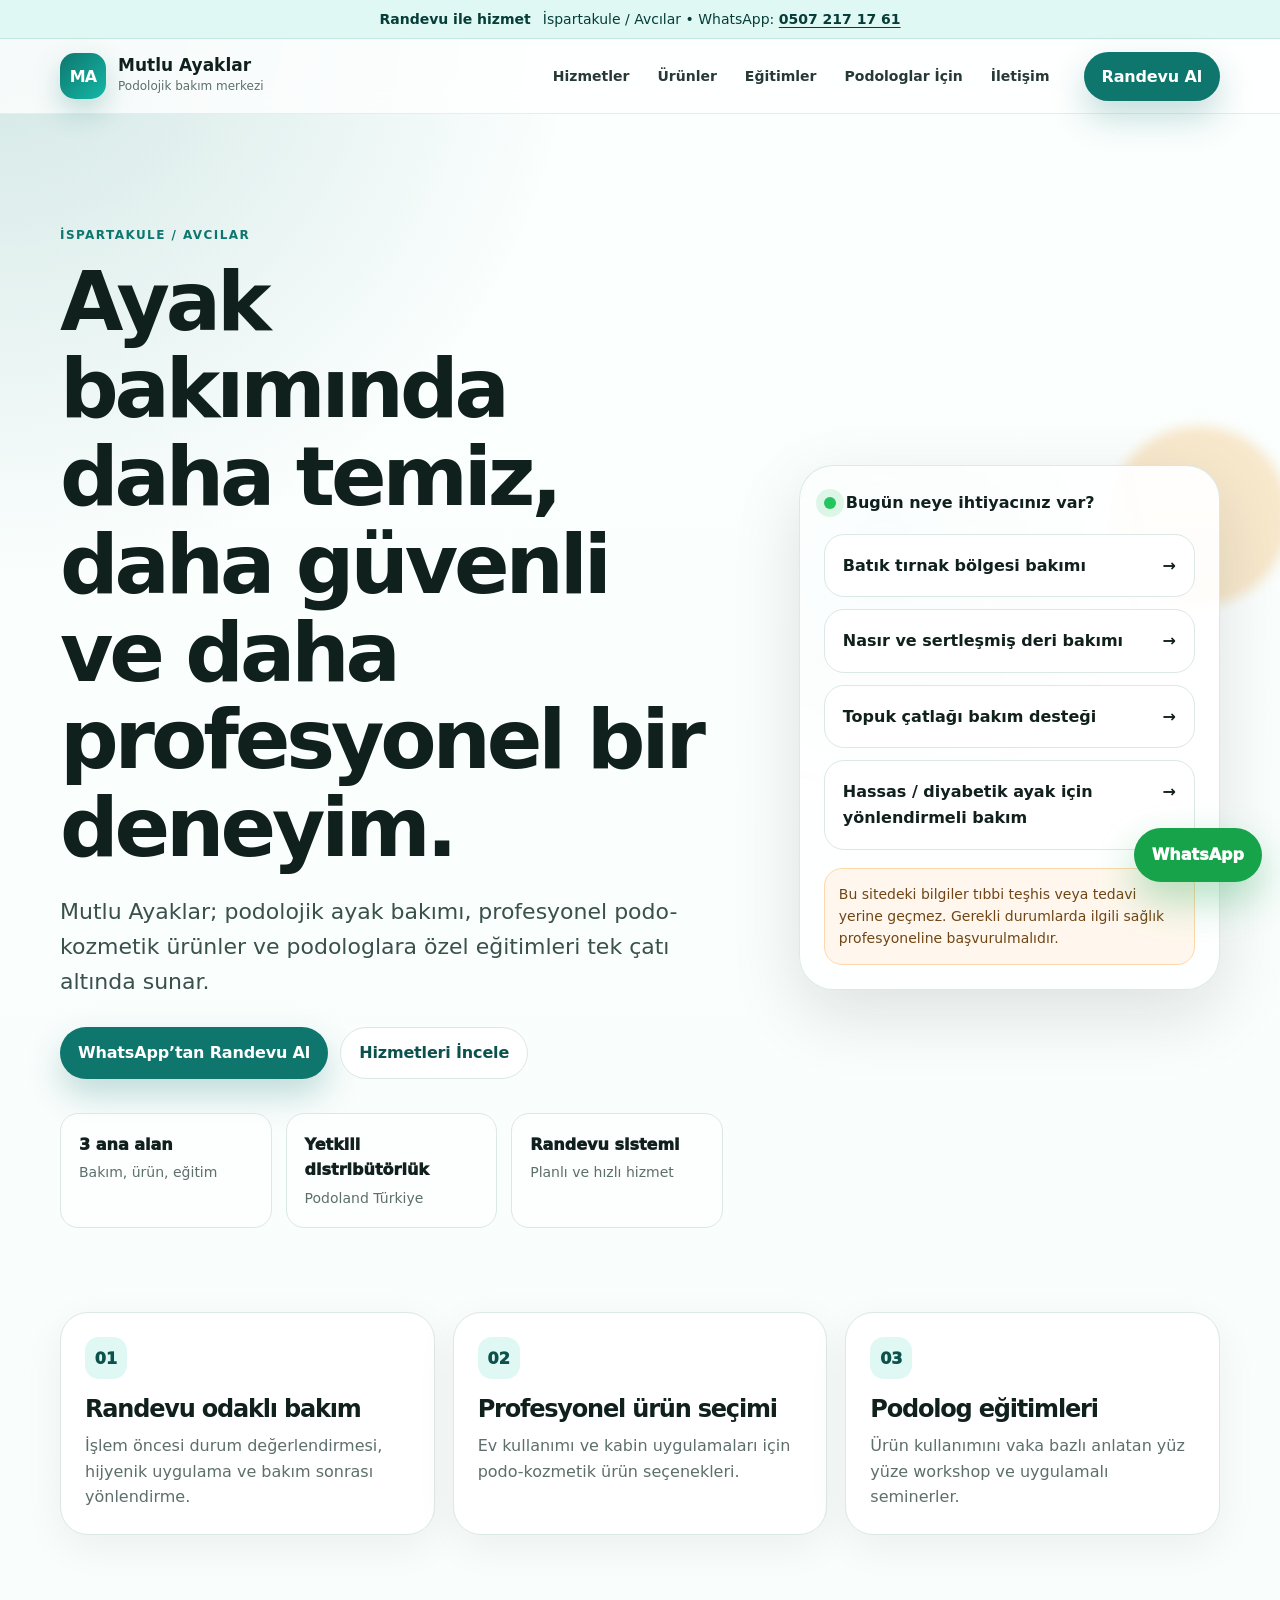
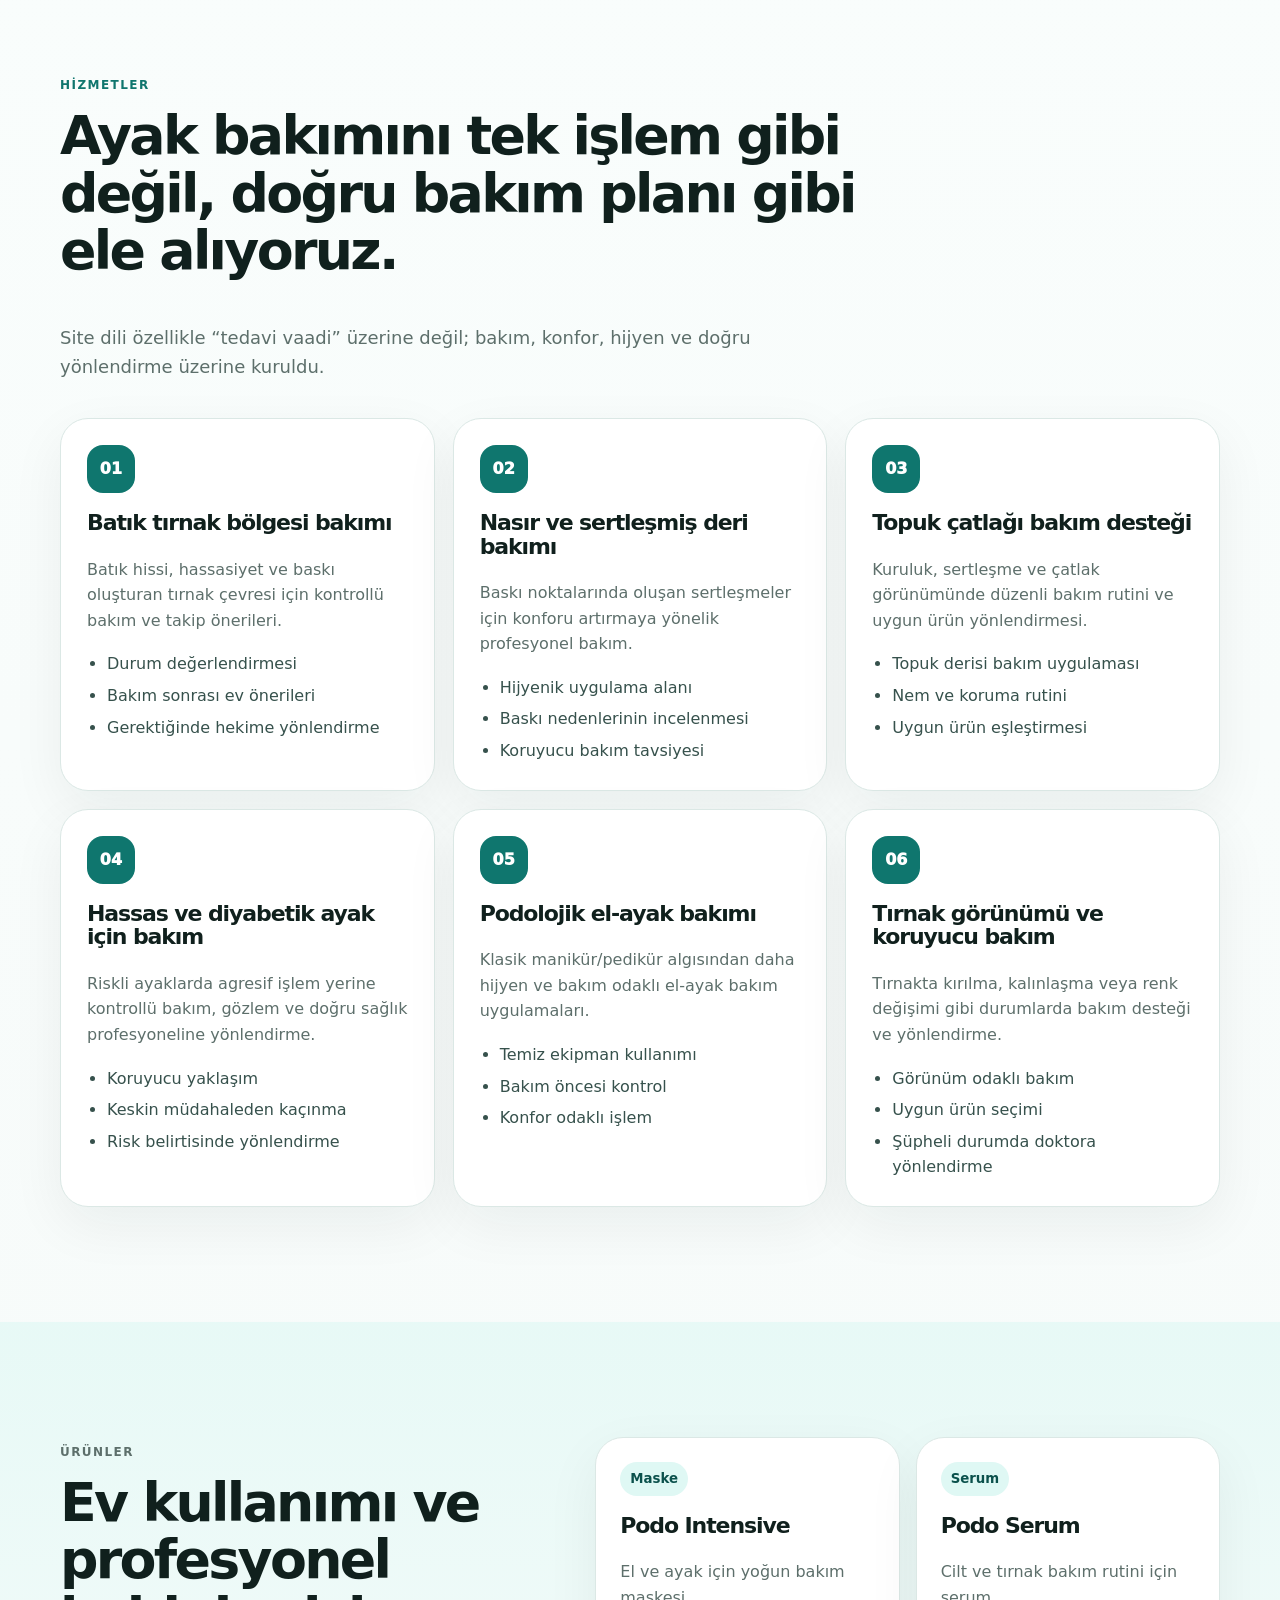
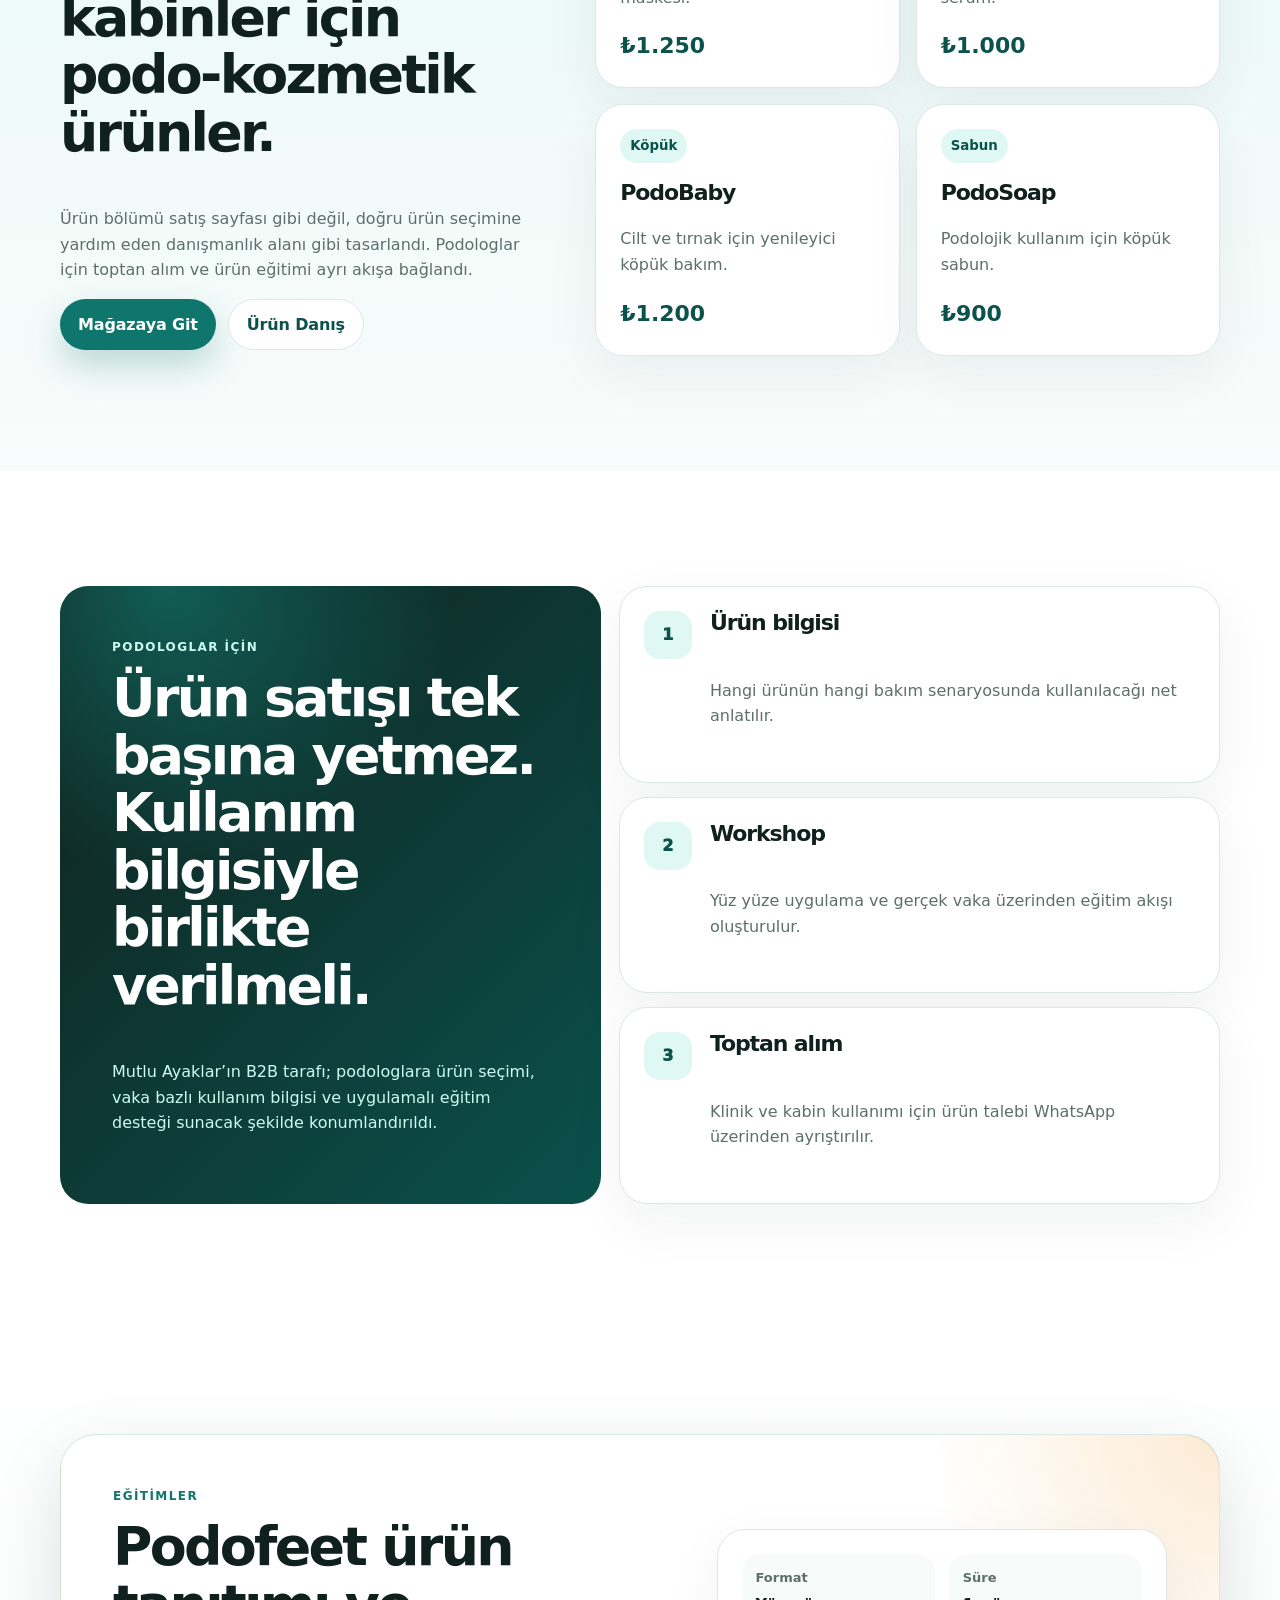
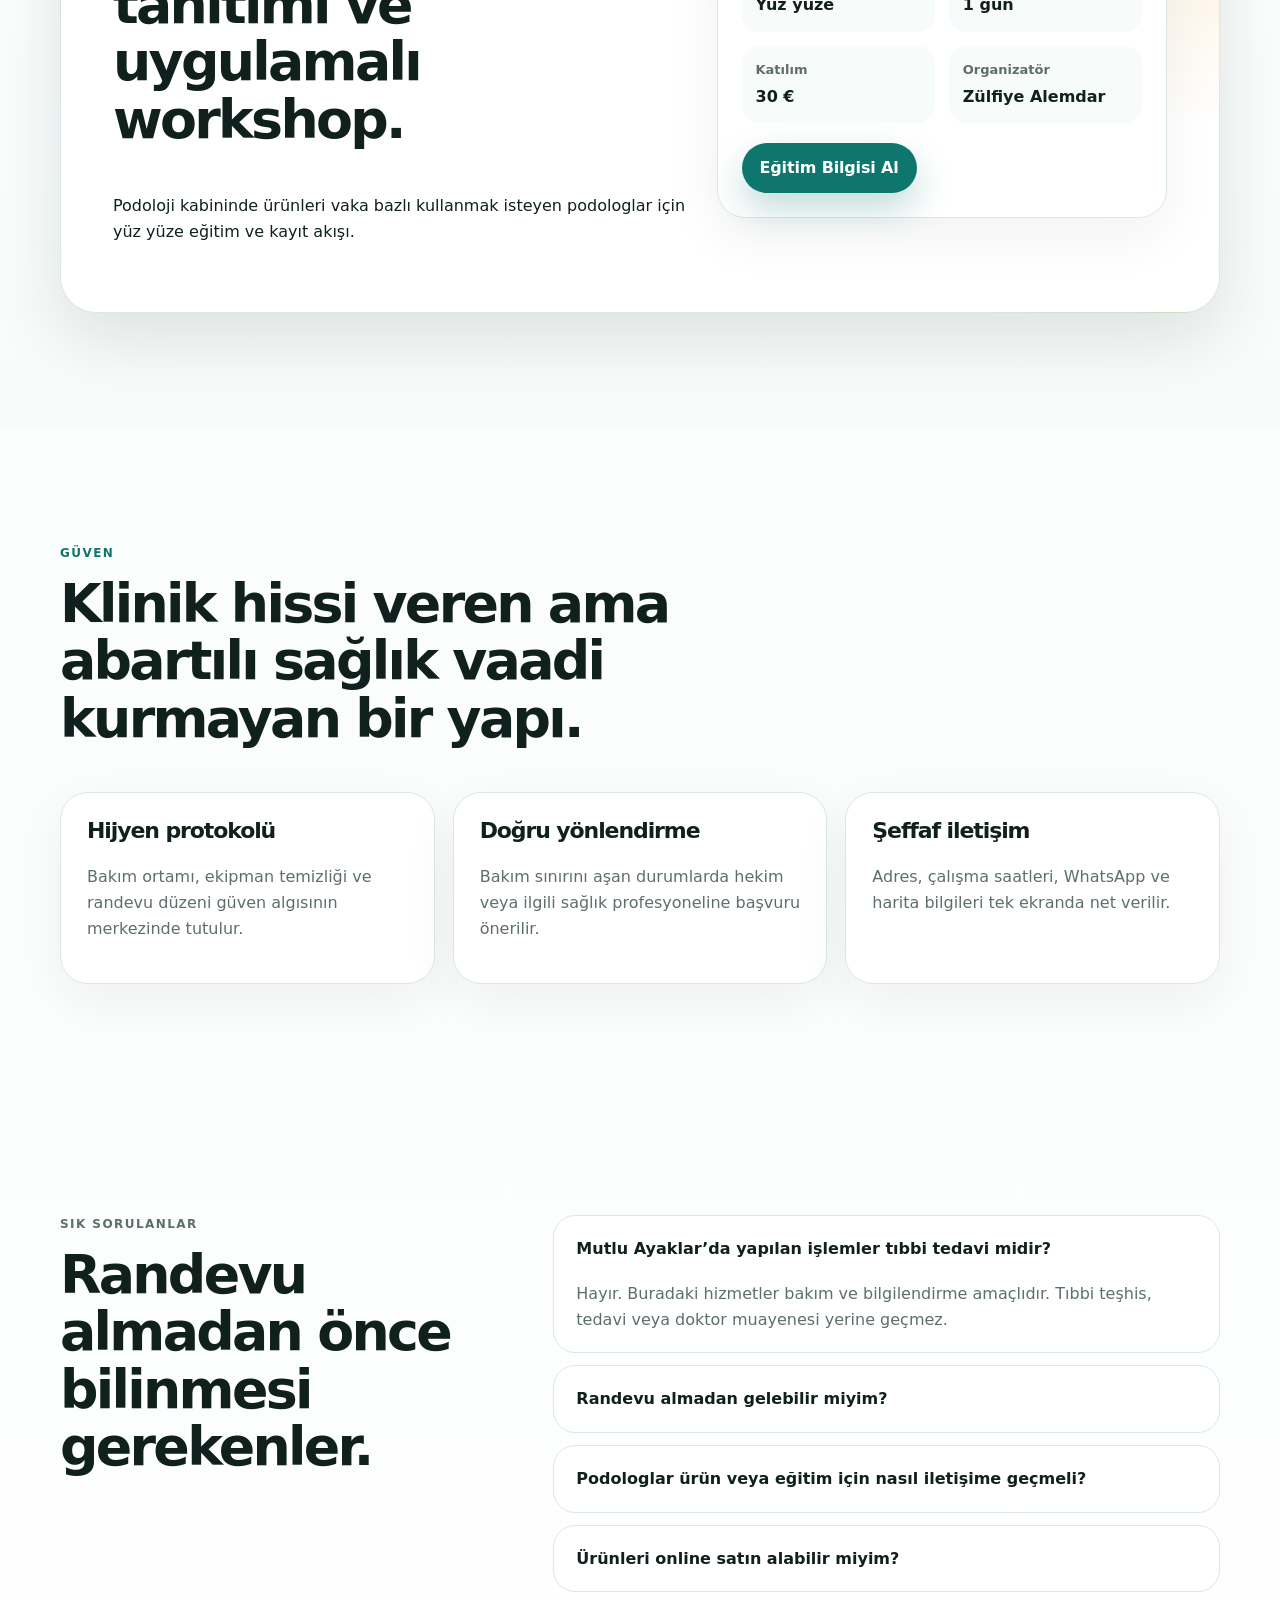
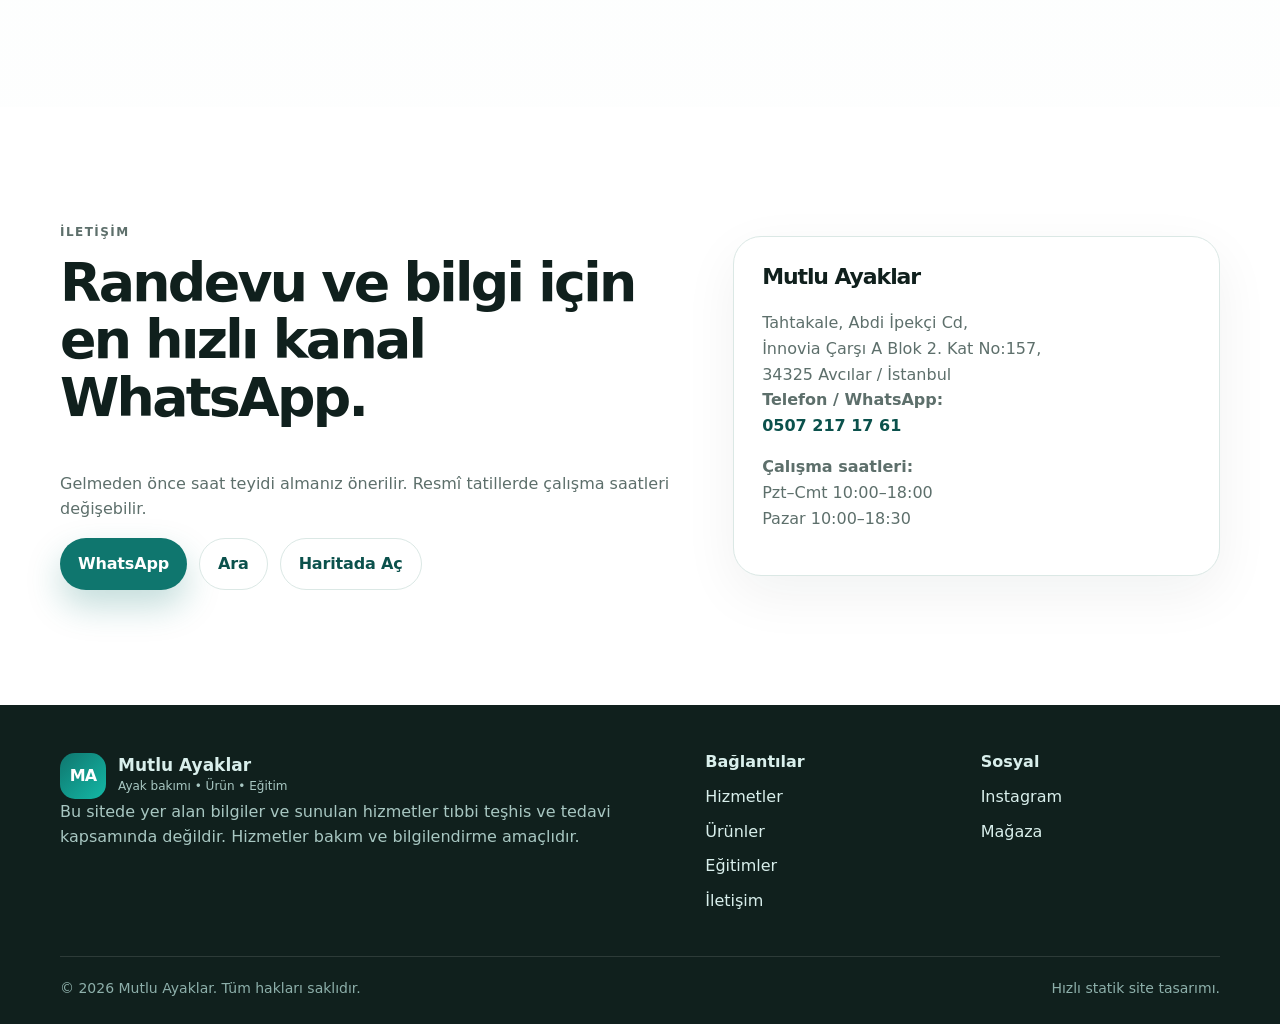
<file: index.html>
<!doctype html>
<html lang="tr">
<head>
  <meta charset="utf-8" />
  <meta name="viewport" content="width=device-width, initial-scale=1" />
  <title>Mutlu Ayaklar | İspartakule Avcılar Podolojik Ayak Bakımı</title>
  <meta name="description" content="Mutlu Ayaklar; İspartakule Avcılar’da podolojik ayak bakımı, kişisel bakım ürünleri ve podologlara özel eğitimler sunar. Randevu ve bilgi için WhatsApp." />
  <meta name="theme-color" content="#0f766e" />
  <meta name="robots" content="index,follow,max-image-preview:large" />
  <link rel="canonical" href="https://mutluayaklar.com/" />
  <link rel="preload" href="assets/site.css" as="style" />
  <link rel="stylesheet" href="assets/site.css" />
  <link rel="icon" href="data:image/svg+xml,%3Csvg xmlns='http://www.w3.org/2000/svg' viewBox='0 0 96 96'%3E%3Crect width='96' height='96' rx='24' fill='%230f766e'/%3E%3Cpath d='M25 69c11-24 14-42 30-42 10 0 17 8 17 18 0 17-17 26-30 26-7 0-13-1-17-2Z' fill='%23fff'/%3E%3Ccircle cx='34' cy='25' r='4' fill='%23ccfbf1'/%3E%3Ccircle cx='45' cy='19' r='4' fill='%23ccfbf1'/%3E%3Ccircle cx='57' cy='21' r='4' fill='%23ccfbf1'/%3E%3Ccircle cx='67' cy='30' r='4' fill='%23ccfbf1'/%3E%3C/svg%3E" />
  <meta property="og:type" content="website" />
  <meta property="og:title" content="Mutlu Ayaklar | Podolojik Ayak Bakımı, Ürünler ve Eğitimler" />
  <meta property="og:description" content="İspartakule Avcılar’da ayak bakımı, profesyonel podo-kozmetik ürünler ve podologlara özel eğitimler." />
  <meta property="og:url" content="https://mutluayaklar.com/" />
  <meta property="og:locale" content="tr_TR" />
  <meta name="twitter:card" content="summary_large_image" />
  <script type="application/ld+json">
  {
    "@context": "https://schema.org",
    "@type": "HealthAndBeautyBusiness",
    "name": "Mutlu Ayaklar",
    "url": "https://mutluayaklar.com/",
    "telephone": "+905072171761",
    "priceRange": "₺₺",
    "description": "İspartakule Avcılar’da podolojik ayak bakımı, kişisel bakım ürünleri ve podologlara özel eğitimler.",
    "address": {
      "@type": "PostalAddress",
      "streetAddress": "Tahtakale, Abdi İpekçi Cd, İnnovia Çarşı A Blok 2. Kat No:157",
      "addressLocality": "Avcılar",
      "addressRegion": "İstanbul",
      "postalCode": "34325",
      "addressCountry": "TR"
    },
    "areaServed": ["İspartakule", "Avcılar", "Başakşehir", "Esenyurt", "İstanbul"],
    "sameAs": ["https://www.instagram.com/mutlu_ayaklar/"],
    "openingHoursSpecification": [
      {"@type": "OpeningHoursSpecification", "dayOfWeek": ["Monday","Tuesday","Wednesday","Thursday","Friday","Saturday"], "opens": "10:00", "closes": "18:00"},
      {"@type": "OpeningHoursSpecification", "dayOfWeek": "Sunday", "opens": "10:00", "closes": "18:30"}
    ]
  }
  </script>
</head>
<body>
  <a class="skip-link" href="#icerik">İçeriğe geç</a>

  <header class="site-header" data-header>
    <div class="notice">
      <strong>Randevu ile hizmet</strong>
      <span>İspartakule / Avcılar • WhatsApp: <a href="https://wa.me/905072171761">0507 217 17 61</a></span>
    </div>

    <nav class="nav wrap" aria-label="Ana menü">
      <a class="brand" href="#ust" aria-label="Mutlu Ayaklar ana sayfa">
        <span class="brand-mark" aria-hidden="true">MA</span>
        <span>
          <strong>Mutlu Ayaklar</strong>
          <small>Podolojik bakım merkezi</small>
        </span>
      </a>

      <button class="menu-toggle" type="button" aria-controls="site-menu" aria-expanded="false" data-menu-toggle>
        <span>Menü</span>
        <svg viewBox="0 0 24 24" aria-hidden="true"><path d="M4 7h16M4 12h16M4 17h16"/></svg>
      </button>

      <div class="menu" id="site-menu" data-menu>
        <a href="#hizmetler">Hizmetler</a>
        <a href="#urunler">Ürünler</a>
        <a href="#egitimler">Eğitimler</a>
        <a href="#podologlar">Podologlar İçin</a>
        <a href="#iletisim">İletişim</a>
      </div>

      <a class="nav-cta" href="https://wa.me/905072171761?text=Merhaba%2C%20Mutlu%20Ayaklar%20i%C3%A7in%20randevu%20almak%20istiyorum.">Randevu Al</a>
    </nav>
  </header>

  <main id="icerik">
    <section class="hero" id="ust">
      <div class="wrap hero-grid">
        <div class="hero-copy">
          <p class="eyebrow">İspartakule / Avcılar</p>
          <h1>Ayak bakımında daha temiz, daha güvenli ve daha profesyonel bir deneyim.</h1>
          <p class="hero-lead">
            Mutlu Ayaklar; podolojik ayak bakımı, profesyonel podo-kozmetik ürünler ve podologlara özel eğitimleri tek çatı altında sunar.
          </p>

          <div class="hero-actions">
            <a class="btn btn-primary" href="https://wa.me/905072171761?text=Merhaba%2C%20randevu%20almak%20istiyorum.">WhatsApp’tan Randevu Al</a>
            <a class="btn btn-soft" href="#hizmetler">Hizmetleri İncele</a>
          </div>

          <dl class="proof">
            <div>
              <dt>3 ana alan</dt>
              <dd>Bakım, ürün, eğitim</dd>
            </div>
            <div>
              <dt>Yetkili distribütörlük</dt>
              <dd>Podoland Türkiye</dd>
            </div>
            <div>
              <dt>Randevu sistemi</dt>
              <dd>Planlı ve hızlı hizmet</dd>
            </div>
          </dl>
        </div>

        <div class="hero-card" aria-label="Öne çıkan hizmetler">
          <div class="card-top">
            <span class="pulse"></span>
            <span>Bugün neye ihtiyacınız var?</span>
          </div>
          <div class="care-list">
            <a href="#batik">Batık tırnak bölgesi bakımı <span>→</span></a>
            <a href="#nasir">Nasır ve sertleşmiş deri bakımı <span>→</span></a>
            <a href="#topuk">Topuk çatlağı bakım desteği <span>→</span></a>
            <a href="#diyabetik">Hassas / diyabetik ayak için yönlendirmeli bakım <span>→</span></a>
          </div>
          <p class="clinical-note">
            Bu sitedeki bilgiler tıbbi teşhis veya tedavi yerine geçmez. Gerekli durumlarda ilgili sağlık profesyoneline başvurulmalıdır.
          </p>
        </div>
      </div>
    </section>

    <section class="intro-band">
      <div class="wrap band-grid">
        <article>
          <span>01</span>
          <h2>Randevu odaklı bakım</h2>
          <p>İşlem öncesi durum değerlendirmesi, hijyenik uygulama ve bakım sonrası yönlendirme.</p>
        </article>
        <article>
          <span>02</span>
          <h2>Profesyonel ürün seçimi</h2>
          <p>Ev kullanımı ve kabin uygulamaları için podo-kozmetik ürün seçenekleri.</p>
        </article>
        <article>
          <span>03</span>
          <h2>Podolog eğitimleri</h2>
          <p>Ürün kullanımını vaka bazlı anlatan yüz yüze workshop ve uygulamalı seminerler.</p>
        </article>
      </div>
    </section>

    <section class="section" id="hizmetler">
      <div class="wrap">
        <div class="section-head">
          <p class="eyebrow">Hizmetler</p>
          <h2>Ayak bakımını tek işlem gibi değil, doğru bakım planı gibi ele alıyoruz.</h2>
          <p>
            Site dili özellikle “tedavi vaadi” üzerine değil; bakım, konfor, hijyen ve doğru yönlendirme üzerine kuruldu.
          </p>
        </div>

        <div class="service-grid">
          <article class="service-card" id="batik">
            <span class="icon">01</span>
            <h3>Batık tırnak bölgesi bakımı</h3>
            <p>Batık hissi, hassasiyet ve baskı oluşturan tırnak çevresi için kontrollü bakım ve takip önerileri.</p>
            <ul>
              <li>Durum değerlendirmesi</li>
              <li>Bakım sonrası ev önerileri</li>
              <li>Gerektiğinde hekime yönlendirme</li>
            </ul>
          </article>

          <article class="service-card" id="nasir">
            <span class="icon">02</span>
            <h3>Nasır ve sertleşmiş deri bakımı</h3>
            <p>Baskı noktalarında oluşan sertleşmeler için konforu artırmaya yönelik profesyonel bakım.</p>
            <ul>
              <li>Hijyenik uygulama alanı</li>
              <li>Baskı nedenlerinin incelenmesi</li>
              <li>Koruyucu bakım tavsiyesi</li>
            </ul>
          </article>

          <article class="service-card" id="topuk">
            <span class="icon">03</span>
            <h3>Topuk çatlağı bakım desteği</h3>
            <p>Kuruluk, sertleşme ve çatlak görünümünde düzenli bakım rutini ve uygun ürün yönlendirmesi.</p>
            <ul>
              <li>Topuk derisi bakım uygulaması</li>
              <li>Nem ve koruma rutini</li>
              <li>Uygun ürün eşleştirmesi</li>
            </ul>
          </article>

          <article class="service-card" id="diyabetik">
            <span class="icon">04</span>
            <h3>Hassas ve diyabetik ayak için bakım</h3>
            <p>Riskli ayaklarda agresif işlem yerine kontrollü bakım, gözlem ve doğru sağlık profesyoneline yönlendirme.</p>
            <ul>
              <li>Koruyucu yaklaşım</li>
              <li>Keskin müdahaleden kaçınma</li>
              <li>Risk belirtisinde yönlendirme</li>
            </ul>
          </article>

          <article class="service-card">
            <span class="icon">05</span>
            <h3>Podolojik el-ayak bakımı</h3>
            <p>Klasik manikür/pedikür algısından daha hijyen ve bakım odaklı el-ayak bakım uygulamaları.</p>
            <ul>
              <li>Temiz ekipman kullanımı</li>
              <li>Bakım öncesi kontrol</li>
              <li>Konfor odaklı işlem</li>
            </ul>
          </article>

          <article class="service-card">
            <span class="icon">06</span>
            <h3>Tırnak görünümü ve koruyucu bakım</h3>
            <p>Tırnakta kırılma, kalınlaşma veya renk değişimi gibi durumlarda bakım desteği ve yönlendirme.</p>
            <ul>
              <li>Görünüm odaklı bakım</li>
              <li>Uygun ürün seçimi</li>
              <li>Şüpheli durumda doktora yönlendirme</li>
            </ul>
          </article>
        </div>
      </div>
    </section>

    <section class="section muted" id="urunler">
      <div class="wrap product-layout">
        <div>
          <p class="eyebrow">Ürünler</p>
          <h2>Ev kullanımı ve profesyonel kabinler için podo-kozmetik ürünler.</h2>
          <p>
            Ürün bölümü satış sayfası gibi değil, doğru ürün seçimine yardım eden danışmanlık alanı gibi tasarlandı.
            Podologlar için toptan alım ve ürün eğitimi ayrı akışa bağlandı.
          </p>
          <div class="inline-actions">
            <a class="btn btn-primary" href="https://mutluayaklar.com/magaza/">Mağazaya Git</a>
            <a class="btn btn-soft" href="https://wa.me/905072171761?text=Merhaba%2C%20podoloji%20%C3%BCr%C3%BCnleri%20hakk%C4%B1nda%20bilgi%20almak%20istiyorum.">Ürün Danış</a>
          </div>
        </div>

        <div class="product-grid" aria-label="Öne çıkan ürünler">
          <article class="product-card">
            <small>Maske</small>
            <h3>Podo Intensive</h3>
            <p>El ve ayak için yoğun bakım maskesi.</p>
            <strong>₺1.250</strong>
          </article>
          <article class="product-card">
            <small>Serum</small>
            <h3>Podo Serum</h3>
            <p>Cilt ve tırnak bakım rutini için serum.</p>
            <strong>₺1.000</strong>
          </article>
          <article class="product-card">
            <small>Köpük</small>
            <h3>PodoBaby</h3>
            <p>Cilt ve tırnak için yenileyici köpük bakım.</p>
            <strong>₺1.200</strong>
          </article>
          <article class="product-card">
            <small>Sabun</small>
            <h3>PodoSoap</h3>
            <p>Podolojik kullanım için köpük sabun.</p>
            <strong>₺900</strong>
          </article>
        </div>
      </div>
    </section>

    <section class="section split" id="podologlar">
      <div class="wrap split-grid">
        <div class="panel dark-panel">
          <p class="eyebrow">Podologlar için</p>
          <h2>Ürün satışı tek başına yetmez. Kullanım bilgisiyle birlikte verilmeli.</h2>
          <p>
            Mutlu Ayaklar’ın B2B tarafı; podologlara ürün seçimi, vaka bazlı kullanım bilgisi ve uygulamalı eğitim desteği sunacak şekilde konumlandırıldı.
          </p>
        </div>

        <div class="steps">
          <article>
            <span>1</span>
            <h3>Ürün bilgisi</h3>
            <p>Hangi ürünün hangi bakım senaryosunda kullanılacağı net anlatılır.</p>
          </article>
          <article>
            <span>2</span>
            <h3>Workshop</h3>
            <p>Yüz yüze uygulama ve gerçek vaka üzerinden eğitim akışı oluşturulur.</p>
          </article>
          <article>
            <span>3</span>
            <h3>Toptan alım</h3>
            <p>Klinik ve kabin kullanımı için ürün talebi WhatsApp üzerinden ayrıştırılır.</p>
          </article>
        </div>
      </div>
    </section>

    <section class="section education" id="egitimler">
      <div class="wrap education-card">
        <div>
          <p class="eyebrow">Eğitimler</p>
          <h2>Podofeet ürün tanıtımı ve uygulamalı workshop.</h2>
          <p>
            Podoloji kabininde ürünleri vaka bazlı kullanmak isteyen podologlar için yüz yüze eğitim ve kayıt akışı.
          </p>
        </div>

        <div class="event-box">
          <dl>
            <div><dt>Format</dt><dd>Yüz yüze</dd></div>
            <div><dt>Süre</dt><dd>1 gün</dd></div>
            <div><dt>Katılım</dt><dd>30 €</dd></div>
            <div><dt>Organizatör</dt><dd>Zülfiye Alemdar</dd></div>
          </dl>
          <a class="btn btn-primary" href="https://wa.me/905065436634?text=Merhaba%2C%20Mutlu%20Ayaklar%20e%C4%9Fitimi%20hakk%C4%B1nda%20bilgi%20almak%20istiyorum.">Eğitim Bilgisi Al</a>
        </div>
      </div>
    </section>

    <section class="section trust">
      <div class="wrap">
        <div class="section-head narrow">
          <p class="eyebrow">Güven</p>
          <h2>Klinik hissi veren ama abartılı sağlık vaadi kurmayan bir yapı.</h2>
        </div>

        <div class="trust-grid">
          <article>
            <h3>Hijyen protokolü</h3>
            <p>Bakım ortamı, ekipman temizliği ve randevu düzeni güven algısının merkezinde tutulur.</p>
          </article>
          <article>
            <h3>Doğru yönlendirme</h3>
            <p>Bakım sınırını aşan durumlarda hekim veya ilgili sağlık profesyoneline başvuru önerilir.</p>
          </article>
          <article>
            <h3>Şeffaf iletişim</h3>
            <p>Adres, çalışma saatleri, WhatsApp ve harita bilgileri tek ekranda net verilir.</p>
          </article>
        </div>
      </div>
    </section>

    <section class="section faq">
      <div class="wrap faq-grid">
        <div>
          <p class="eyebrow">Sık Sorulanlar</p>
          <h2>Randevu almadan önce bilinmesi gerekenler.</h2>
        </div>

        <div class="accordion" data-accordion>
          <details open>
            <summary>Mutlu Ayaklar’da yapılan işlemler tıbbi tedavi midir?</summary>
            <p>Hayır. Buradaki hizmetler bakım ve bilgilendirme amaçlıdır. Tıbbi teşhis, tedavi veya doktor muayenesi yerine geçmez.</p>
          </details>
          <details>
            <summary>Randevu almadan gelebilir miyim?</summary>
            <p>Randevu önerilir. WhatsApp üzerinden saat teyidi almanız bekleme süresini azaltır.</p>
          </details>
          <details>
            <summary>Podologlar ürün veya eğitim için nasıl iletişime geçmeli?</summary>
            <p>WhatsApp üzerinden “ÜRÜN” veya “EĞİTİM” yazarak profesyonel kullanım, toptan alım ve workshop bilgisi isteyebilirsiniz.</p>
          </details>
          <details>
            <summary>Ürünleri online satın alabilir miyim?</summary>
            <p>Mevcut mağaza sayfası üzerinden ürünleri inceleyebilir, stok ve kullanım bilgisi için WhatsApp’tan danışabilirsiniz.</p>
          </details>
        </div>
      </div>
    </section>

    <section class="section contact" id="iletisim">
      <div class="wrap contact-grid">
        <div>
          <p class="eyebrow">İletişim</p>
          <h2>Randevu ve bilgi için en hızlı kanal WhatsApp.</h2>
          <p>Gelmeden önce saat teyidi almanız önerilir. Resmî tatillerde çalışma saatleri değişebilir.</p>

          <div class="contact-actions">
            <a class="btn btn-primary" href="https://wa.me/905072171761?text=Merhaba%2C%20randevu%20almak%20istiyorum.">WhatsApp</a>
            <a class="btn btn-soft" href="tel:+905072171761">Ara</a>
            <a class="btn btn-soft" href="https://www.google.com/maps/search/?api=1&query=Tahtakale%2C%20Abdi%20%C4%B0pek%C3%A7i%20Cd%2C%20%C4%B0nnovia%20%C3%87ar%C5%9F%C4%B1%20A%20Blok%202.%20Kat%20No%3A157%2C%2034325%20Avc%C4%B1lar%2F%C4%B0stanbul">Haritada Aç</a>
          </div>
        </div>

        <aside class="contact-card">
          <h3>Mutlu Ayaklar</h3>
          <address>
            Tahtakale, Abdi İpekçi Cd,<br />
            İnnovia Çarşı A Blok 2. Kat No:157,<br />
            34325 Avcılar / İstanbul
          </address>
          <p><strong>Telefon / WhatsApp:</strong><br /><a href="tel:+905072171761">0507 217 17 61</a></p>
          <p><strong>Çalışma saatleri:</strong><br />Pzt–Cmt 10:00–18:00<br />Pazar 10:00–18:30</p>
        </aside>
      </div>
    </section>
  </main>

  <footer class="footer">
    <div class="wrap footer-grid">
      <div>
        <a class="brand footer-brand" href="#ust">
          <span class="brand-mark" aria-hidden="true">MA</span>
          <span>
            <strong>Mutlu Ayaklar</strong>
            <small>Ayak bakımı • Ürün • Eğitim</small>
          </span>
        </a>
        <p>
          Bu sitede yer alan bilgiler ve sunulan hizmetler tıbbi teşhis ve tedavi kapsamında değildir.
          Hizmetler bakım ve bilgilendirme amaçlıdır.
        </p>
      </div>
      <div>
        <h2>Bağlantılar</h2>
        <a href="#hizmetler">Hizmetler</a>
        <a href="#urunler">Ürünler</a>
        <a href="#egitimler">Eğitimler</a>
        <a href="#iletisim">İletişim</a>
      </div>
      <div>
        <h2>Sosyal</h2>
        <a href="https://www.instagram.com/mutlu_ayaklar/">Instagram</a>
        <a href="https://mutluayaklar.com/magaza/">Mağaza</a>
      </div>
    </div>
    <div class="wrap legal">
      <span>© 2026 Mutlu Ayaklar. Tüm hakları saklıdır.</span>
      <span>Hızlı statik site tasarımı.</span>
    </div>
  </footer>

  <a class="floating-whatsapp" href="https://wa.me/905072171761?text=Merhaba%2C%20Mutlu%20Ayaklar%20hakk%C4%B1nda%20bilgi%20almak%20istiyorum." aria-label="WhatsApp ile iletişim">
    WhatsApp
  </a>

  <script src="assets/site.js" defer></script>
</body>
</html>
</file>
<file: assets/site.css>
:root {
  --bg: #f7fbfa;
  --paper: #ffffff;
  --ink: #10201d;
  --muted: #5d6f6b;
  --line: #dbe8e5;
  --brand: #0f766e;
  --brand-dark: #0b514c;
  --brand-soft: #dff8f4;
  --accent: #f3b664;
  --danger-soft: #fff7ed;
  --shadow: 0 24px 70px rgba(16, 32, 29, .12);
  --radius: 28px;
  --radius-sm: 18px;
  --wrap: min(1160px, calc(100% - 40px));
}

* {
  box-sizing: border-box;
}

html {
  scroll-behavior: smooth;
}

body {
  margin: 0;
  font-family: Inter, ui-sans-serif, system-ui, -apple-system, BlinkMacSystemFont, "Segoe UI", sans-serif;
  color: var(--ink);
  background:
    radial-gradient(circle at top left, rgba(15, 118, 110, .18), transparent 36rem),
    linear-gradient(180deg, #fbfffe 0%, var(--bg) 42%, #fff 100%);
  line-height: 1.6;
  text-rendering: optimizeLegibility;
}

body.no-scroll {
  overflow: hidden;
}

a {
  color: inherit;
  text-decoration: none;
}

img,
svg {
  display: block;
  max-width: 100%;
}

button,
input,
textarea {
  font: inherit;
}

.wrap {
  width: var(--wrap);
  margin-inline: auto;
}

.skip-link {
  position: absolute;
  left: 16px;
  top: 12px;
  z-index: 100;
  transform: translateY(-150%);
  background: var(--ink);
  color: #fff;
  padding: 10px 14px;
  border-radius: 999px;
}

.skip-link:focus {
  transform: translateY(0);
}

.site-header {
  position: sticky;
  top: 0;
  z-index: 40;
  background: rgba(255, 255, 255, .78);
  backdrop-filter: blur(16px);
  border-bottom: 1px solid rgba(219, 232, 229, .7);
}

.notice {
  display: flex;
  justify-content: center;
  gap: 12px;
  padding: 8px 18px;
  color: #063d39;
  background: var(--brand-soft);
  font-size: 14px;
  border-bottom: 1px solid rgba(15, 118, 110, .13);
}

.notice a {
  font-weight: 800;
  text-decoration: underline;
  text-underline-offset: 3px;
}

.nav {
  min-height: 74px;
  display: flex;
  align-items: center;
  gap: 22px;
}

.brand {
  display: inline-flex;
  align-items: center;
  gap: 12px;
  min-width: max-content;
}

.brand-mark {
  display: grid;
  place-items: center;
  width: 46px;
  height: 46px;
  border-radius: 15px;
  color: #fff;
  background: linear-gradient(135deg, var(--brand), #14b8a6);
  font-weight: 900;
  letter-spacing: -.06em;
  box-shadow: 0 12px 28px rgba(15, 118, 110, .25);
}

.brand strong,
.brand small {
  display: block;
}

.brand strong {
  font-size: 17px;
  line-height: 1.1;
}

.brand small {
  color: var(--muted);
  font-size: 12px;
  margin-top: 2px;
}

.menu {
  display: flex;
  align-items: center;
  gap: 4px;
  margin-left: auto;
}

.menu a {
  padding: 10px 12px;
  border-radius: 999px;
  color: #263936;
  font-weight: 700;
  font-size: 14px;
}

.menu a:hover,
.menu a:focus-visible {
  color: var(--brand-dark);
  background: var(--brand-soft);
}

.nav-cta,
.btn {
  display: inline-flex;
  align-items: center;
  justify-content: center;
  min-height: 46px;
  padding: 12px 18px;
  border-radius: 999px;
  font-weight: 850;
  letter-spacing: -.01em;
  transition: transform .18s ease, box-shadow .18s ease, background .18s ease;
}

.nav-cta,
.btn-primary {
  color: #fff;
  background: var(--brand);
  box-shadow: 0 16px 34px rgba(15, 118, 110, .25);
}

.btn-soft {
  color: var(--brand-dark);
  background: #fff;
  border: 1px solid var(--line);
}

.nav-cta:hover,
.btn:hover {
  transform: translateY(-2px);
}

.menu-toggle {
  display: none;
  align-items: center;
  gap: 8px;
  padding: 10px 12px;
  margin-left: auto;
  border: 1px solid var(--line);
  border-radius: 999px;
  color: var(--ink);
  background: #fff;
  cursor: pointer;
}

.menu-toggle svg {
  width: 20px;
  height: 20px;
  stroke: currentColor;
  stroke-width: 2;
  stroke-linecap: round;
}

.hero {
  padding: clamp(64px, 9vw, 112px) 0 58px;
  overflow: hidden;
}

.hero-grid {
  display: grid;
  grid-template-columns: minmax(0, 1.07fr) minmax(330px, .68fr);
  gap: clamp(32px, 6vw, 76px);
  align-items: center;
}

.eyebrow {
  margin: 0 0 12px;
  color: var(--brand);
  font-weight: 900;
  text-transform: uppercase;
  letter-spacing: .12em;
  font-size: 12px;
}

h1,
h2,
h3,
p {
  margin-top: 0;
}

h1,
h2,
h3 {
  line-height: 1.07;
  letter-spacing: -.05em;
}

h1 {
  max-width: 820px;
  margin-bottom: 22px;
  font-size: clamp(42px, 7vw, 82px);
}

h2 {
  font-size: clamp(30px, 4.2vw, 54px);
}

h3 {
  font-size: 22px;
}

.hero-lead {
  max-width: 680px;
  margin-bottom: 28px;
  color: #39504b;
  font-size: clamp(18px, 2vw, 22px);
}

.hero-actions,
.inline-actions,
.contact-actions {
  display: flex;
  flex-wrap: wrap;
  gap: 12px;
}

.proof {
  display: grid;
  grid-template-columns: repeat(3, 1fr);
  gap: 14px;
  margin: 34px 0 0;
}

.proof div {
  padding: 18px;
  border: 1px solid var(--line);
  border-radius: var(--radius-sm);
  background: rgba(255, 255, 255, .7);
}

.proof dt {
  font-weight: 950;
  color: var(--ink);
}

.proof dd {
  margin: 4px 0 0;
  color: var(--muted);
  font-size: 14px;
}

.hero-card {
  position: relative;
  padding: 24px;
  border: 1px solid rgba(15, 118, 110, .15);
  border-radius: 34px;
  background:
    linear-gradient(180deg, rgba(255,255,255,.94), rgba(255,255,255,.78)),
    radial-gradient(circle at 20% 10%, rgba(20,184,166,.25), transparent 18rem);
  box-shadow: var(--shadow);
}

.hero-card::before {
  content: "";
  position: absolute;
  inset: -40px -70px auto auto;
  width: 180px;
  height: 180px;
  border-radius: 999px;
  background: rgba(243, 182, 100, .32);
  filter: blur(6px);
  z-index: -1;
}

.card-top {
  display: flex;
  align-items: center;
  gap: 10px;
  margin-bottom: 18px;
  font-weight: 900;
}

.pulse {
  width: 12px;
  height: 12px;
  border-radius: 999px;
  background: #22c55e;
  box-shadow: 0 0 0 8px rgba(34, 197, 94, .14);
}

.care-list {
  display: grid;
  gap: 12px;
}

.care-list a {
  display: flex;
  justify-content: space-between;
  gap: 18px;
  padding: 18px;
  border: 1px solid var(--line);
  border-radius: 20px;
  background: #fff;
  font-weight: 850;
}

.care-list a:hover {
  border-color: rgba(15, 118, 110, .35);
  background: var(--brand-soft);
}

.clinical-note {
  margin: 18px 0 0;
  padding: 14px;
  color: #704515;
  background: var(--danger-soft);
  border: 1px solid #fed7aa;
  border-radius: 18px;
  font-size: 14px;
}

.intro-band {
  padding: 26px 0;
}

.band-grid {
  display: grid;
  grid-template-columns: repeat(3, 1fr);
  gap: 18px;
}

.band-grid article {
  min-height: 190px;
  padding: 24px;
  border: 1px solid var(--line);
  border-radius: var(--radius);
  background: var(--paper);
  box-shadow: 0 12px 42px rgba(16, 32, 29, .06);
}

.band-grid span {
  display: inline-grid;
  place-items: center;
  width: 42px;
  height: 42px;
  margin-bottom: 18px;
  border-radius: 14px;
  color: var(--brand-dark);
  background: var(--brand-soft);
  font-weight: 950;
}

.band-grid h2 {
  margin-bottom: 10px;
  font-size: 24px;
}

.band-grid p {
  margin-bottom: 0;
  color: var(--muted);
}

.section {
  padding: clamp(72px, 9vw, 116px) 0;
}

.section-head {
  max-width: 820px;
  margin-bottom: 36px;
}

.section-head p:not(.eyebrow) {
  max-width: 720px;
  color: var(--muted);
  font-size: 18px;
}

.narrow {
  max-width: 680px;
}

.service-grid {
  display: grid;
  grid-template-columns: repeat(3, 1fr);
  gap: 18px;
}

.service-card,
.product-card,
.trust-grid article,
.steps article,
.contact-card,
.event-box {
  border: 1px solid var(--line);
  background: var(--paper);
  border-radius: var(--radius);
  box-shadow: 0 18px 55px rgba(16, 32, 29, .06);
}

.service-card {
  padding: 26px;
}

.service-card .icon {
  display: inline-flex;
  align-items: center;
  justify-content: center;
  width: 48px;
  height: 48px;
  margin-bottom: 18px;
  border-radius: 16px;
  color: #fff;
  background: var(--brand);
  font-weight: 950;
}

.service-card p,
.product-layout p,
.steps p,
.trust-grid p,
.event-box dd,
.contact p,
.footer p,
.faq p {
  color: var(--muted);
}

.service-card ul {
  margin: 18px 0 0;
  padding-left: 20px;
  color: #36514c;
}

.service-card li + li {
  margin-top: 6px;
}

.muted {
  background:
    linear-gradient(180deg, rgba(223, 248, 244, .65), rgba(255,255,255,.2)),
    var(--bg);
}

.product-layout {
  display: grid;
  grid-template-columns: .86fr 1.14fr;
  gap: clamp(28px, 5vw, 64px);
  align-items: center;
}

.product-grid {
  display: grid;
  grid-template-columns: repeat(2, 1fr);
  gap: 16px;
}

.product-card {
  padding: 24px;
}

.product-card small {
  display: inline-flex;
  margin-bottom: 18px;
  padding: 6px 10px;
  border-radius: 999px;
  color: var(--brand-dark);
  background: var(--brand-soft);
  font-weight: 900;
}

.product-card strong {
  display: block;
  margin-top: 18px;
  color: var(--brand-dark);
  font-size: 22px;
}

.split {
  background: #fff;
}

.split-grid {
  display: grid;
  grid-template-columns: .9fr 1fr;
  gap: 18px;
  align-items: stretch;
}

.panel {
  padding: clamp(28px, 5vw, 52px);
  border-radius: var(--radius);
}

.dark-panel {
  color: #fff;
  background:
    radial-gradient(circle at 20% 0%, rgba(20, 184, 166, .38), transparent 18rem),
    linear-gradient(135deg, #10201d, #0b514c);
}

.dark-panel .eyebrow,
.dark-panel p {
  color: #ccfbf1;
}

.steps {
  display: grid;
  gap: 14px;
}

.steps article {
  display: grid;
  grid-template-columns: auto 1fr;
  gap: 14px 18px;
  padding: 24px;
}

.steps span {
  grid-row: span 2;
  display: inline-grid;
  place-items: center;
  width: 48px;
  height: 48px;
  border-radius: 16px;
  color: var(--brand-dark);
  background: var(--brand-soft);
  font-weight: 950;
}

.steps h3,
.steps p {
  margin-bottom: 0;
}

.education {
  background: linear-gradient(180deg, #fff, var(--bg));
}

.education-card {
  display: grid;
  grid-template-columns: 1fr .78fr;
  gap: 26px;
  align-items: center;
  padding: clamp(26px, 5vw, 52px);
  border: 1px solid rgba(15, 118, 110, .16);
  border-radius: 36px;
  background:
    radial-gradient(circle at top right, rgba(243, 182, 100, .28), transparent 18rem),
    #fff;
  box-shadow: var(--shadow);
}

.event-box {
  padding: 24px;
}

.event-box dl {
  display: grid;
  grid-template-columns: repeat(2, 1fr);
  gap: 14px;
  margin: 0 0 20px;
}

.event-box div {
  padding: 14px;
  border-radius: 18px;
  background: var(--bg);
}

.event-box dt {
  color: var(--muted);
  font-size: 13px;
  font-weight: 800;
}

.event-box dd {
  margin: 3px 0 0;
  color: var(--ink);
  font-weight: 900;
}

.trust-grid {
  display: grid;
  grid-template-columns: repeat(3, 1fr);
  gap: 18px;
}

.trust-grid article {
  padding: 26px;
}

.faq-grid {
  display: grid;
  grid-template-columns: .68fr 1fr;
  gap: 40px;
}

.accordion {
  display: grid;
  gap: 12px;
}

details {
  border: 1px solid var(--line);
  border-radius: 22px;
  background: #fff;
  overflow: hidden;
}

summary {
  cursor: pointer;
  padding: 20px 22px;
  font-weight: 900;
  list-style: none;
}

summary::-webkit-details-marker {
  display: none;
}

details p {
  margin: 0;
  padding: 0 22px 20px;
}

.contact {
  background: #fff;
}

.contact-grid {
  display: grid;
  grid-template-columns: 1fr .75fr;
  gap: 24px;
  align-items: center;
}

.contact-card {
  padding: 28px;
}

.contact-card address {
  color: var(--muted);
  font-style: normal;
}

.contact-card a {
  color: var(--brand-dark);
  font-weight: 900;
}

.footer {
  padding: 48px 0 24px;
  color: #d9efec;
  background: #10201d;
}

.footer-grid {
  display: grid;
  grid-template-columns: 1.4fr .55fr .55fr;
  gap: 36px;
}

.footer .brand small,
.footer p {
  color: #a8c7c2;
}

.footer h2 {
  margin: 0 0 14px;
  font-size: 16px;
  letter-spacing: 0;
}

.footer a:not(.brand) {
  display: block;
  color: #d9efec;
  margin-bottom: 9px;
}

.footer-brand .brand-mark {
  box-shadow: none;
}

.legal {
  display: flex;
  justify-content: space-between;
  gap: 16px;
  margin-top: 34px;
  padding-top: 20px;
  border-top: 1px solid rgba(255,255,255,.12);
  color: #8dafaa;
  font-size: 14px;
}

.floating-whatsapp {
  position: fixed;
  right: 18px;
  bottom: 18px;
  z-index: 35;
  display: inline-flex;
  align-items: center;
  justify-content: center;
  min-height: 52px;
  padding: 14px 18px;
  border-radius: 999px;
  color: #fff;
  background: #16a34a;
  box-shadow: 0 18px 40px rgba(22, 163, 74, .32);
  font-weight: 950;
}

@media (max-width: 980px) {
  .menu-toggle {
    display: inline-flex;
  }

  .menu {
    position: fixed;
    inset: 119px 18px auto;
    z-index: 60;
    display: none;
    flex-direction: column;
    align-items: stretch;
    padding: 14px;
    border: 1px solid var(--line);
    border-radius: 24px;
    background: #fff;
    box-shadow: var(--shadow);
  }

  .menu.is-open {
    display: flex;
  }

  .menu a {
    padding: 14px 16px;
  }

  .nav-cta {
    display: none;
  }

  .hero-grid,
  .product-layout,
  .split-grid,
  .education-card,
  .faq-grid,
  .contact-grid {
    grid-template-columns: 1fr;
  }

  .hero-card {
    max-width: 620px;
  }

  .band-grid,
  .service-grid,
  .trust-grid {
    grid-template-columns: repeat(2, 1fr);
  }

  .footer-grid {
    grid-template-columns: 1fr 1fr;
  }
}

@media (max-width: 680px) {
  :root {
    --wrap: min(100% - 28px, 1160px);
  }

  .notice {
    flex-direction: column;
    align-items: center;
    gap: 0;
    text-align: center;
    font-size: 13px;
  }

  .nav {
    min-height: 66px;
  }

  .brand small {
    display: none;
  }

  .hero {
    padding-top: 44px;
  }

  .proof,
  .band-grid,
  .service-grid,
  .product-grid,
  .trust-grid,
  .footer-grid,
  .event-box dl {
    grid-template-columns: 1fr;
  }

  .hero-actions .btn,
  .inline-actions .btn,
  .contact-actions .btn {
    width: 100%;
  }

  .section {
    padding: 66px 0;
  }

  .footer {
    padding-bottom: 92px;
  }

  .legal {
    flex-direction: column;
  }

  .floating-whatsapp {
    left: 14px;
    right: 14px;
    bottom: 14px;
  }
}

@media (prefers-reduced-motion: reduce) {
  *,
  *::before,
  *::after {
    scroll-behavior: auto !important;
    transition: none !important;
  }
}
</file>
